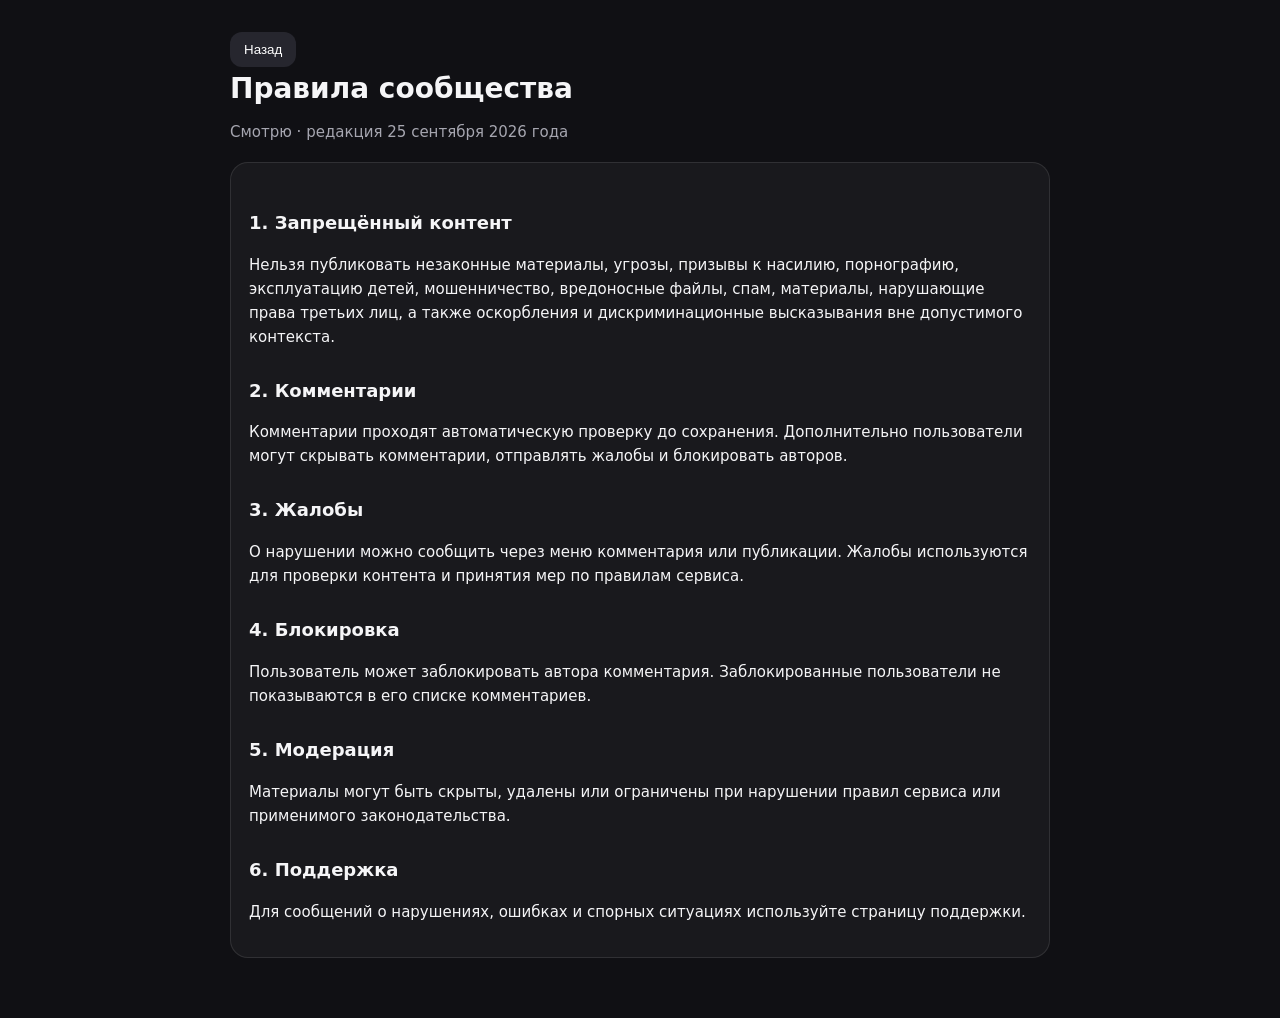
<file: community-rules.html>
<!doctype html><html lang="ru"><head><meta charset="utf-8"><meta name="viewport" content="width=device-width,initial-scale=1,viewport-fit=cover"><meta name="theme-color" content="#111114"><title>Правила сообщества — Смотрю</title><style>body{margin:0;background:#101014;color:#f5f5f7;font:15px/1.6 system-ui,-apple-system,BlinkMacSystemFont,"Segoe UI",sans-serif}main{max-width:820px;margin:0 auto;padding:32px 20px 60px}h1{font-size:28px;margin:0 0 8px}h2{font-size:18px;margin:28px 0 8px}.muted{color:#a6a6b0}.card{padding:18px;border:1px solid rgba(255,255,255,.10);border-radius:18px;background:rgba(255,255,255,.04);margin-top:18px}a{color:#a98cff}button{border:0;border-radius:12px;padding:10px 14px;background:#26262e;color:#fff;cursor:pointer}</style></head><body><main><button onclick="history.back()">Назад</button><h1>Правила сообщества</h1><div class="muted">Смотрю · редакция 25 сентября 2026 года</div><div class="card"><h2>1. Запрещённый контент</h2><p>Нельзя публиковать незаконные материалы, угрозы, призывы к насилию, порнографию, эксплуатацию детей, мошенничество, вредоносные файлы, спам, материалы, нарушающие права третьих лиц, а также оскорбления и дискриминационные высказывания вне допустимого контекста.</p><h2>2. Комментарии</h2><p>Комментарии проходят автоматическую проверку до сохранения. Дополнительно пользователи могут скрывать комментарии, отправлять жалобы и блокировать авторов.</p><h2>3. Жалобы</h2><p>О нарушении можно сообщить через меню комментария или публикации. Жалобы используются для проверки контента и принятия мер по правилам сервиса.</p><h2>4. Блокировка</h2><p>Пользователь может заблокировать автора комментария. Заблокированные пользователи не показываются в его списке комментариев.</p><h2>5. Модерация</h2><p>Материалы могут быть скрыты, удалены или ограничены при нарушении правил сервиса или применимого законодательства.</p><h2>6. Поддержка</h2><p>Для сообщений о нарушениях, ошибках и спорных ситуациях используйте страницу поддержки.</p></main></body></html>
</file>
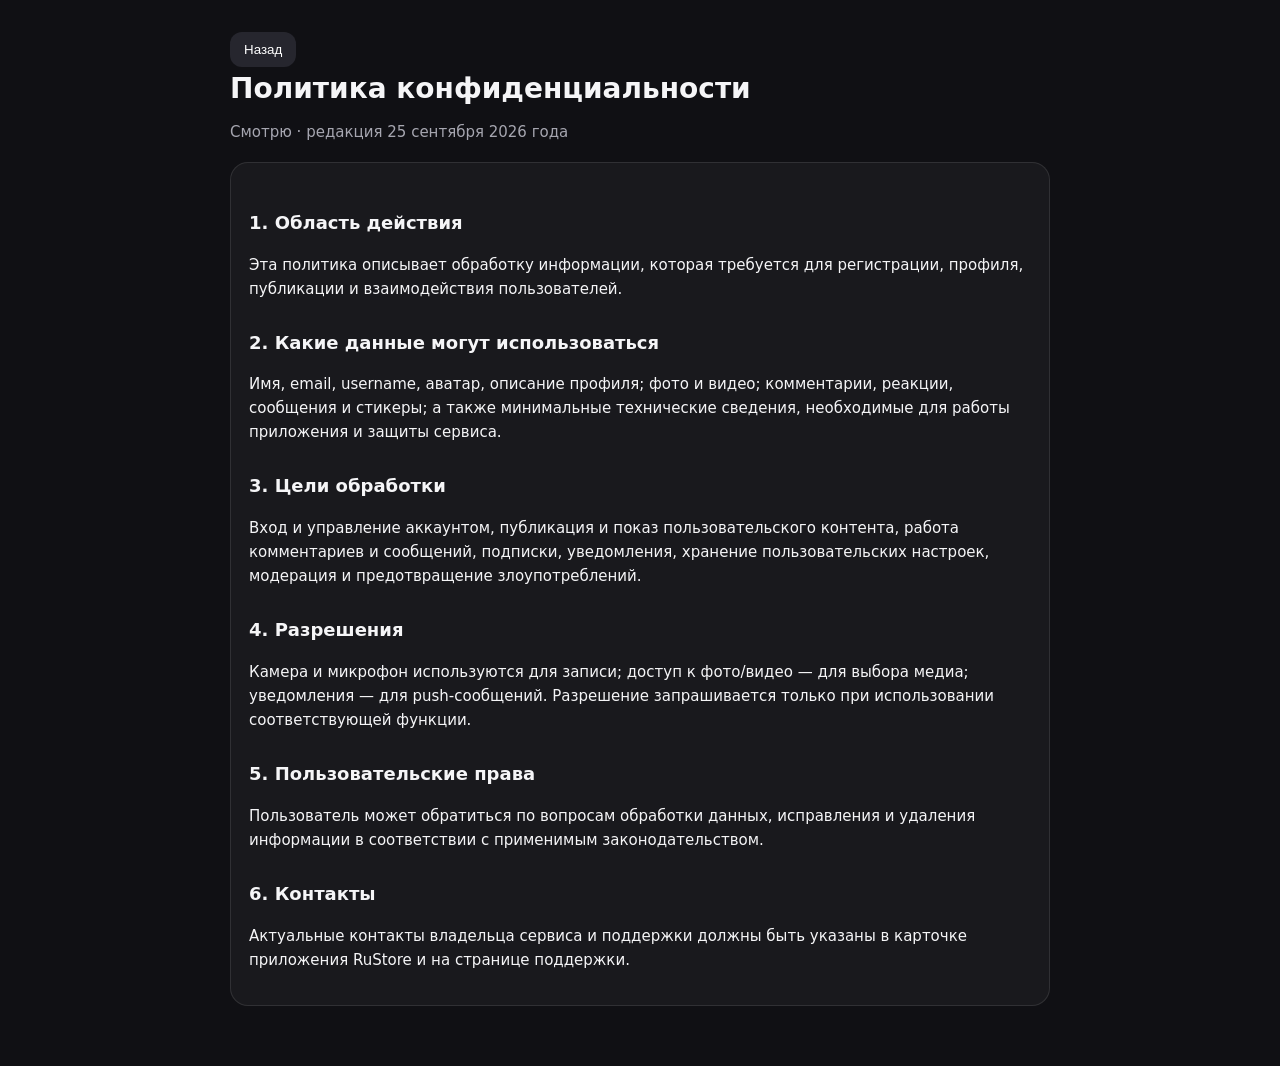
<file: privacy.html>
<!doctype html><html lang="ru"><head><meta charset="utf-8"><meta name="viewport" content="width=device-width,initial-scale=1,viewport-fit=cover"><meta name="theme-color" content="#111114"><title>Политика конфиденциальности — Смотрю</title><style>body{margin:0;background:#101014;color:#f5f5f7;font:15px/1.6 system-ui,-apple-system,BlinkMacSystemFont,"Segoe UI",sans-serif}main{max-width:820px;margin:0 auto;padding:32px 20px 60px}h1{font-size:28px;margin:0 0 8px}h2{font-size:18px;margin:28px 0 8px}.muted{color:#a6a6b0}.card{padding:18px;border:1px solid rgba(255,255,255,.10);border-radius:18px;background:rgba(255,255,255,.04);margin-top:18px}a{color:#a98cff}button{border:0;border-radius:12px;padding:10px 14px;background:#26262e;color:#fff;cursor:pointer}</style></head><body><main><button onclick="history.back()">Назад</button><h1>Политика конфиденциальности</h1><div class="muted">Смотрю · редакция 25 сентября 2026 года</div><div class="card"><h2>1. Область действия</h2><p>Эта политика описывает обработку информации, которая требуется для регистрации, профиля, публикации и взаимодействия пользователей.</p><h2>2. Какие данные могут использоваться</h2><p>Имя, email, username, аватар, описание профиля; фото и видео; комментарии, реакции, сообщения и стикеры; а также минимальные технические сведения, необходимые для работы приложения и защиты сервиса.</p><h2>3. Цели обработки</h2><p>Вход и управление аккаунтом, публикация и показ пользовательского контента, работа комментариев и сообщений, подписки, уведомления, хранение пользовательских настроек, модерация и предотвращение злоупотреблений.</p><h2>4. Разрешения</h2><p>Камера и микрофон используются для записи; доступ к фото/видео — для выбора медиа; уведомления — для push-сообщений. Разрешение запрашивается только при использовании соответствующей функции.</p><h2>5. Пользовательские права</h2><p>Пользователь может обратиться по вопросам обработки данных, исправления и удаления информации в соответствии с применимым законодательством.</p><h2>6. Контакты</h2><p>Актуальные контакты владельца сервиса и поддержки должны быть указаны в карточке приложения RuStore и на странице поддержки.</p></main></body></html>
</file>
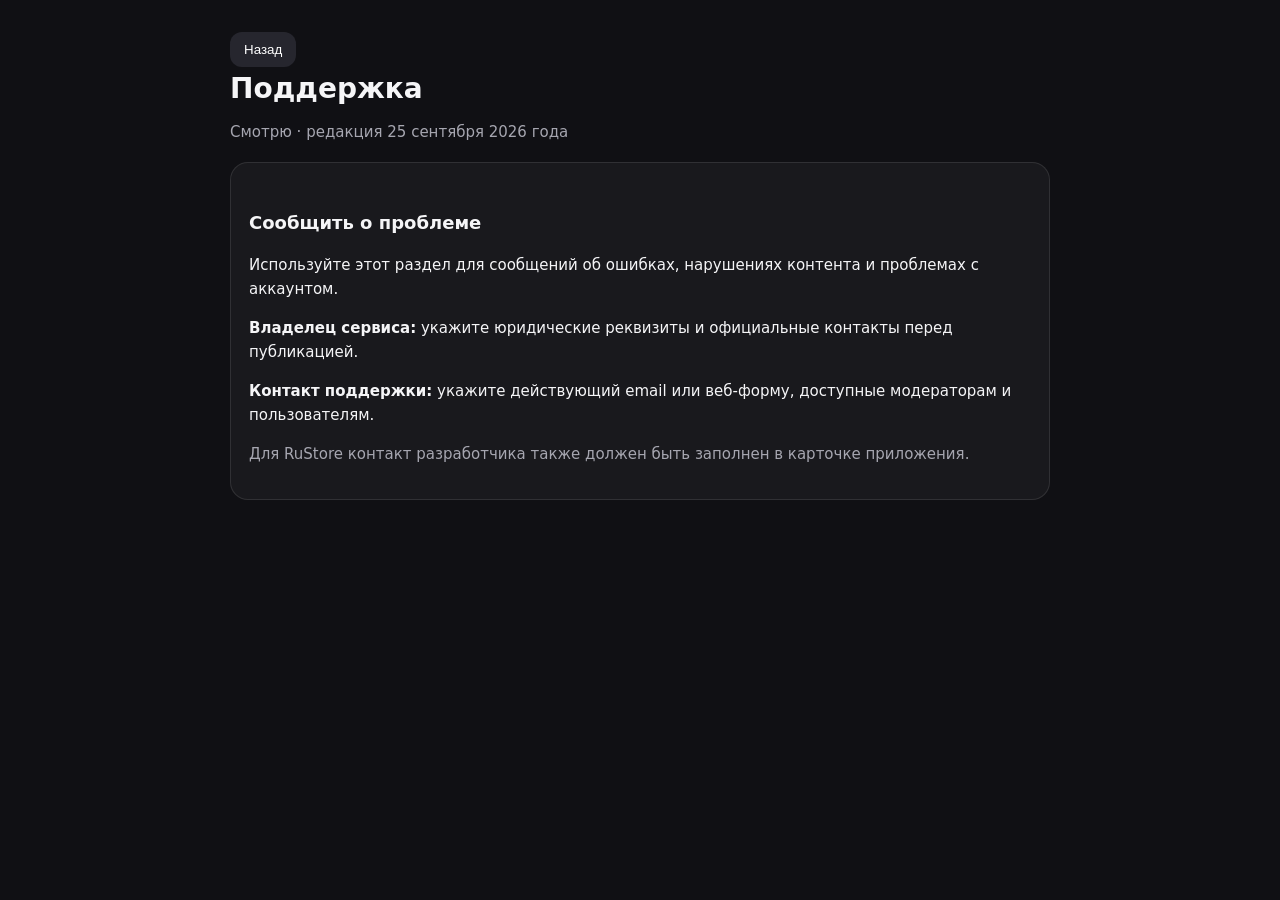
<file: support.html>
<!doctype html><html lang="ru"><head><meta charset="utf-8"><meta name="viewport" content="width=device-width,initial-scale=1,viewport-fit=cover"><meta name="theme-color" content="#111114"><title>Поддержка — Смотрю</title><style>body{margin:0;background:#101014;color:#f5f5f7;font:15px/1.6 system-ui,-apple-system,BlinkMacSystemFont,"Segoe UI",sans-serif}main{max-width:820px;margin:0 auto;padding:32px 20px 60px}h1{font-size:28px;margin:0 0 8px}h2{font-size:18px;margin:28px 0 8px}.muted{color:#a6a6b0}.card{padding:18px;border:1px solid rgba(255,255,255,.10);border-radius:18px;background:rgba(255,255,255,.04);margin-top:18px}a{color:#a98cff}button{border:0;border-radius:12px;padding:10px 14px;background:#26262e;color:#fff;cursor:pointer}</style></head><body><main><button onclick="history.back()">Назад</button><h1>Поддержка</h1><div class="muted">Смотрю · редакция 25 сентября 2026 года</div><div class="card"><h2>Сообщить о проблеме</h2><p>Используйте этот раздел для сообщений об ошибках, нарушениях контента и проблемах с аккаунтом.</p><p><strong>Владелец сервиса:</strong> укажите юридические реквизиты и официальные контакты перед публикацией.</p><p><strong>Контакт поддержки:</strong> укажите действующий email или веб-форму, доступные модераторам и пользователям.</p><p class="muted">Для RuStore контакт разработчика также должен быть заполнен в карточке приложения.</p></div></main></body></html>
</file>
